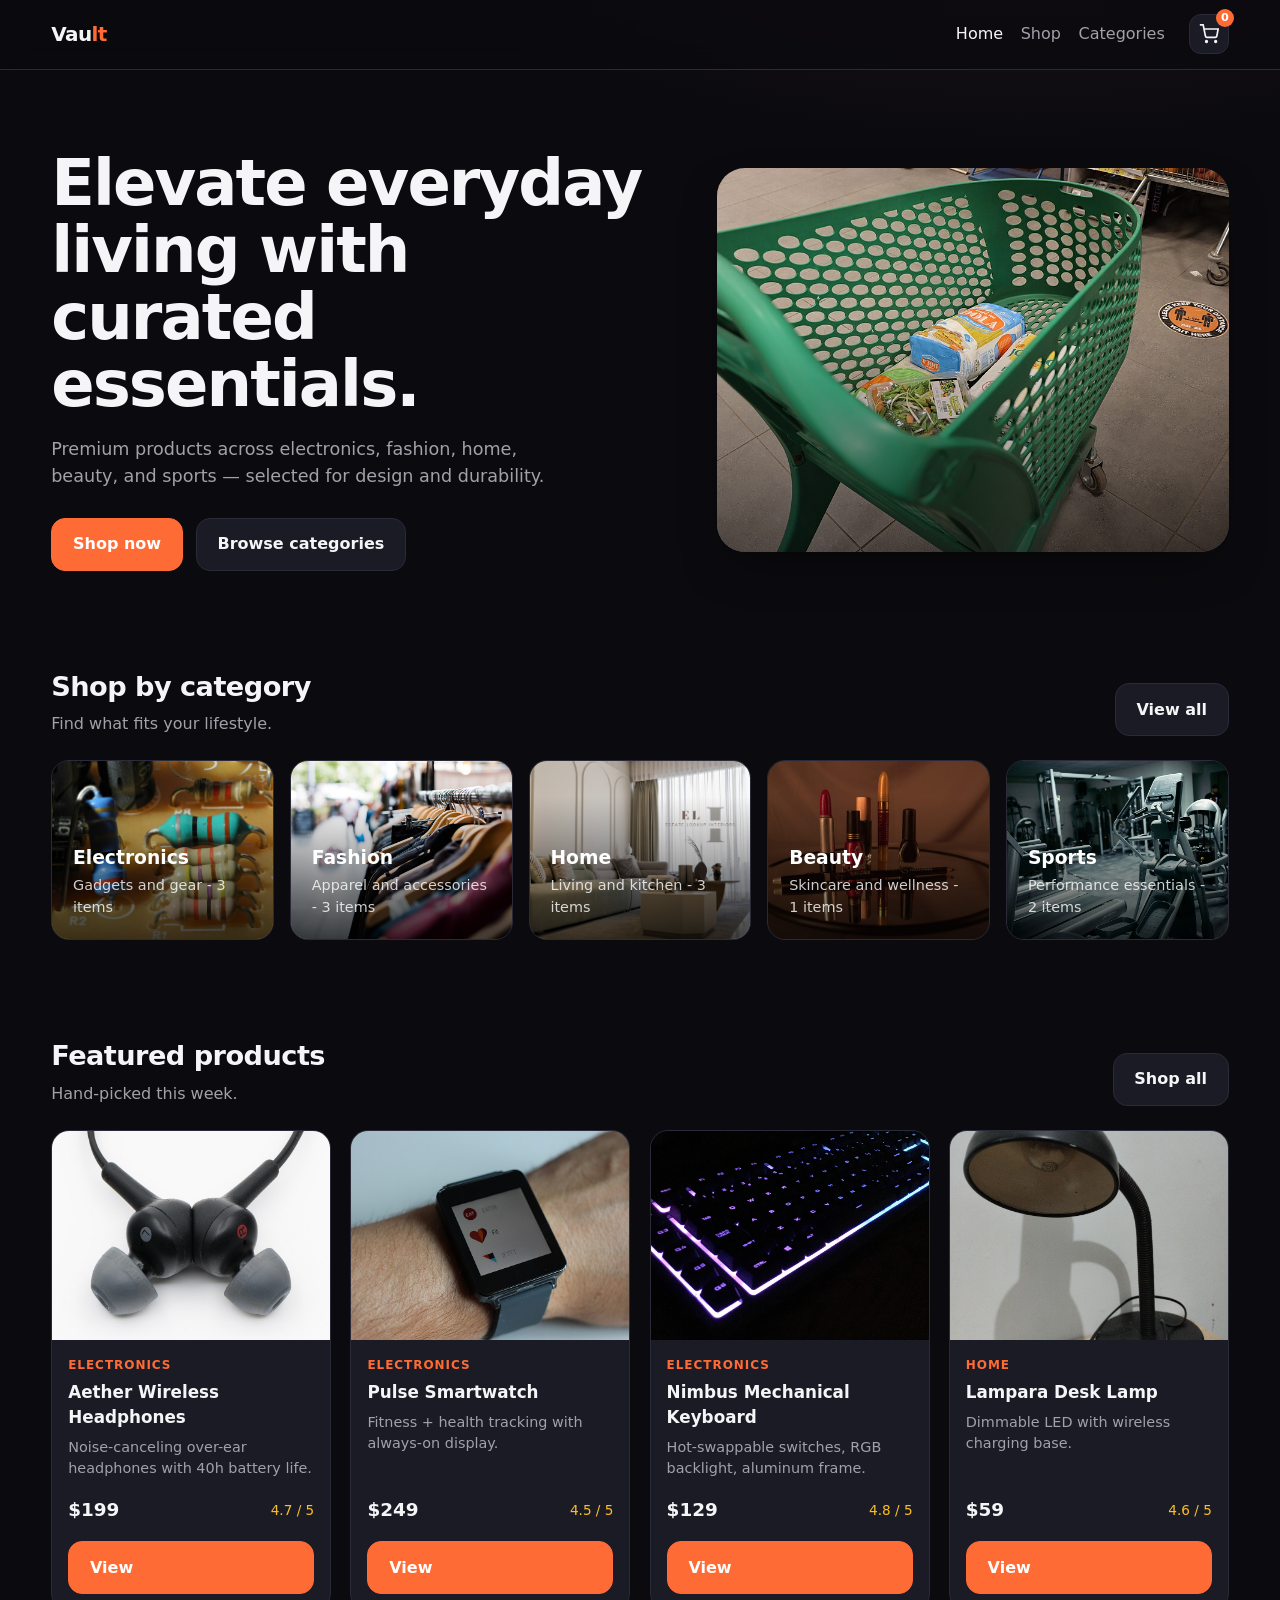
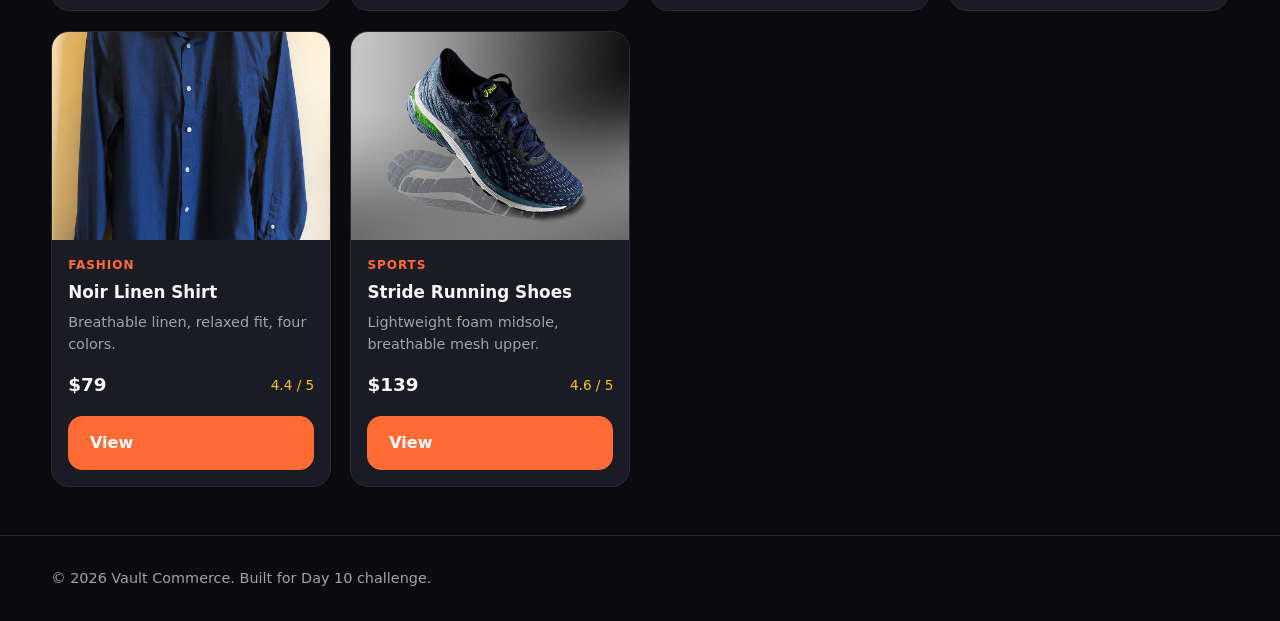
<file: index.html>
<!doctype html>
<html lang="en">
<head>
<meta charset="utf-8" />
<meta name="viewport" content="width=device-width, initial-scale=1" />
<title>Vault — Premium E-Commerce</title>
<meta name="description" content="Shop curated products across electronics, fashion, home, beauty, and sports." />
<link rel="stylesheet" href="styles.css" />
</head>
<body>
<header class="site-header">
  <div class="container header-row">
    <a class="logo" href="index.html">Vau<span>lt</span></a>
    <nav>
      <a href="index.html">Home</a>
      <a href="shop.html">Shop</a>
      <a href="categories.html">Categories</a>
    </nav>
    <div class="header-actions">
      <button class="icon-btn" id="cartBtn" onclick="toggleCart(true)" aria-label="Cart">
        <svg width="20" height="20" viewBox="0 0 24 24" fill="none" stroke="currentColor" stroke-width="2"><circle cx="9" cy="21" r="1"/><circle cx="20" cy="21" r="1"/><path d="M1 1h4l2.68 13.39a2 2 0 002 1.61h9.72a2 2 0 002-1.61L23 6H6"/></svg>
        <span class="cart-count" id="cartCount">0</span>
      </button>
    </div>
  </div>
</header>

<main>
  <section class="container hero">
    <div>
      <h1>Elevate everyday living with curated essentials.</h1>
      <p>Premium products across electronics, fashion, home, beauty, and sports — selected for design and durability.</p>
      <div class="hero-cta">
        <a class="btn btn-primary" href="shop.html">Shop now</a>
        <a class="btn" href="categories.html">Browse categories</a>
      </div>
    </div>
    <div class="hero-visual">
      <img src="img/hero.jpg" alt="Curated products" loading="eager">
    </div>
  </section>

  <section class="container section">
    <div class="section-head">
      <div>
        <h2>Shop by category</h2>
        <p>Find what fits your lifestyle.</p>
      </div>
      <a class="btn" href="categories.html">View all</a>
    </div>
    <div class="cat-grid" id="categoryCards"></div>
  </section>

  <section class="container section">
    <div class="section-head">
      <div>
        <h2>Featured products</h2>
        <p>Hand-picked this week.</p>
      </div>
      <a class="btn" href="shop.html">Shop all</a>
    </div>
    <div class="product-grid" id="featuredGrid"></div>
  </section>
</main>

<footer class="site-footer">
  <div class="container">© 2026 Vault Commerce. Built for Day 10 challenge.</div>
</footer>

<div class="cart-overlay" id="cartOverlay"></div>
<aside class="cart-drawer" id="cartDrawer" aria-label="Cart">
  <div class="cart-head">
    <h3 style="margin:0">Your cart</h3>
    <button class="icon-btn" onclick="toggleCart(false)" aria-label="Close cart">
      <svg width="18" height="18" viewBox="0 0 24 24" fill="none" stroke="currentColor" stroke-width="2"><path d="M18 6L6 18M6 6l12 12"/></svg>
    </button>
  </div>
  <div class="cart-items" id="cartItems"></div>
  <div class="cart-foot">
    <div class="total-row"><span>Total</span><span id="cartTotal">$0.00</span></div>
    <button class="btn btn-primary" style="width:100%" onclick="toast('Checkout coming soon')">Checkout</button>
  </div>
</aside>

<div class="modal" id="productModal"><div class="modal-card"><div class="modal-body"><div class="modal-img"></div><div class="modal-info"></div></div></div></div>
<div class="toast" id="toast"></div>

<script src="app.js"></script>
</body>
</html>
</file>
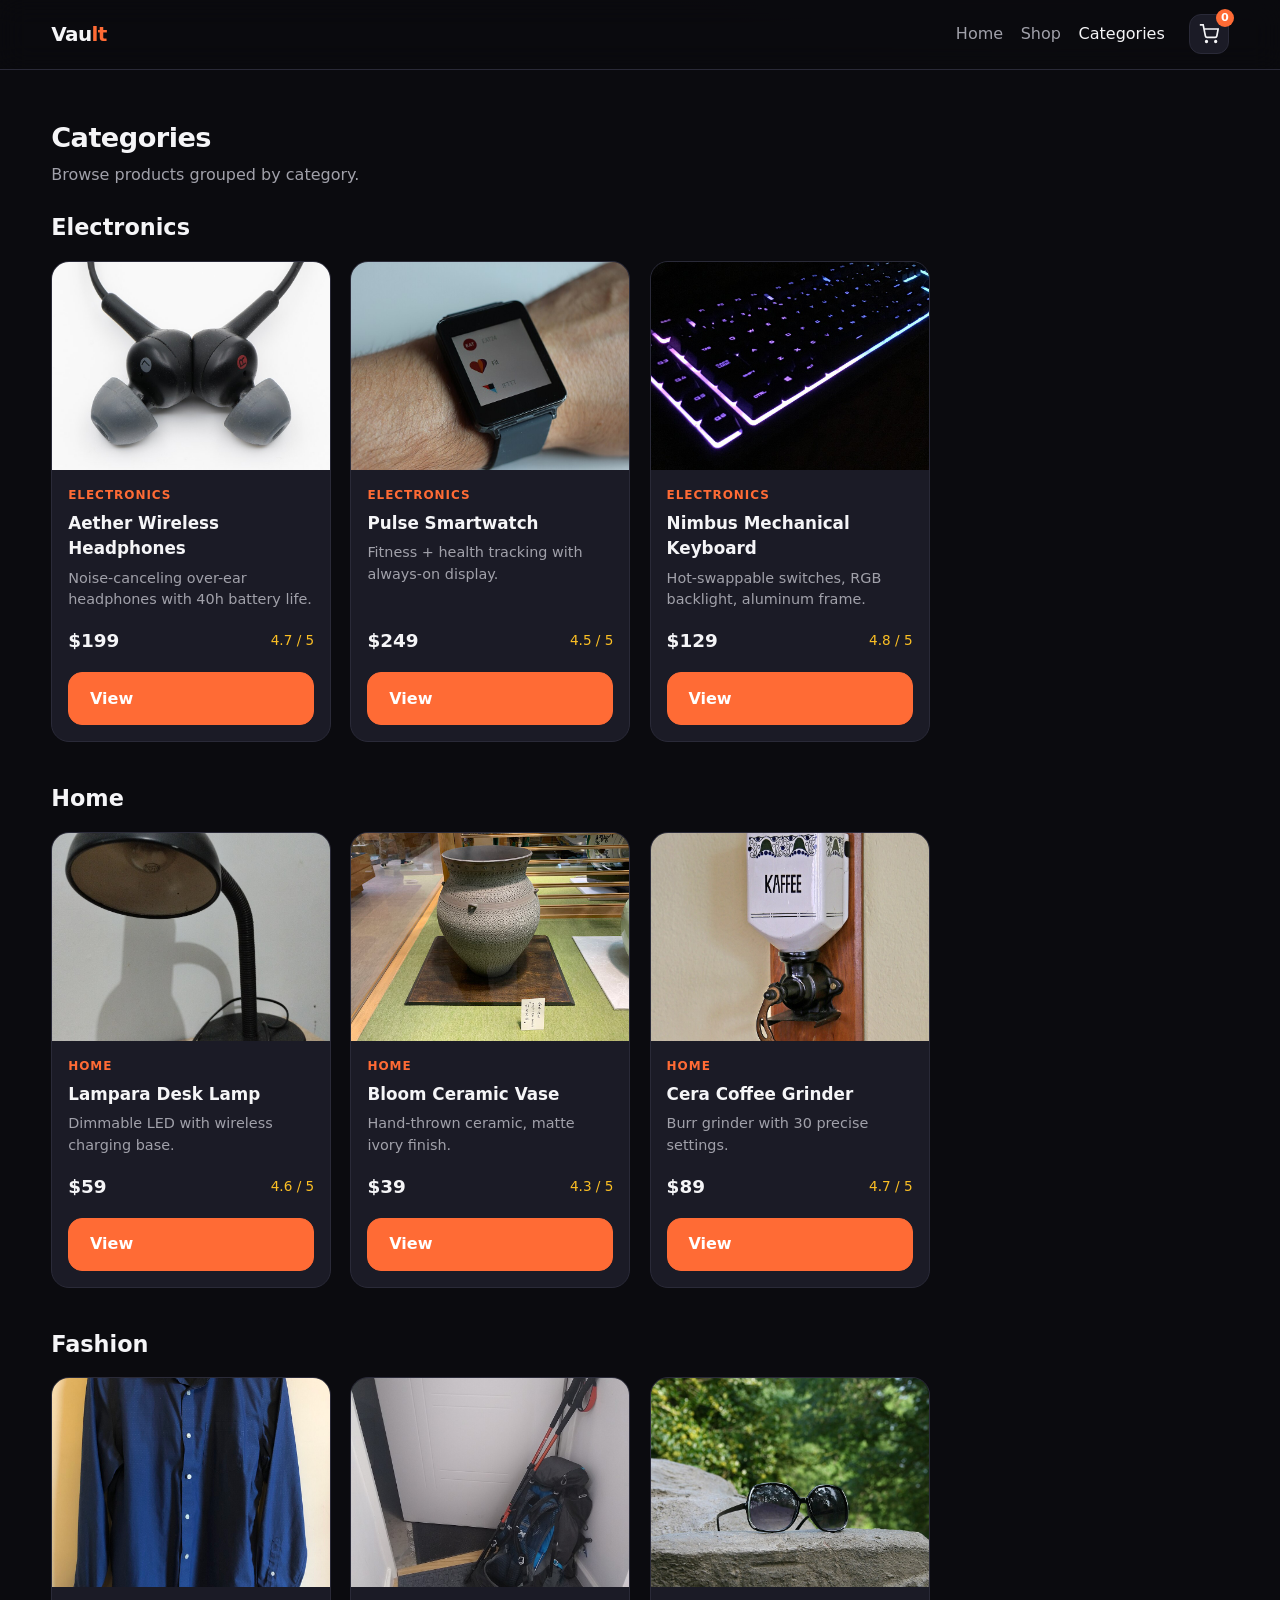
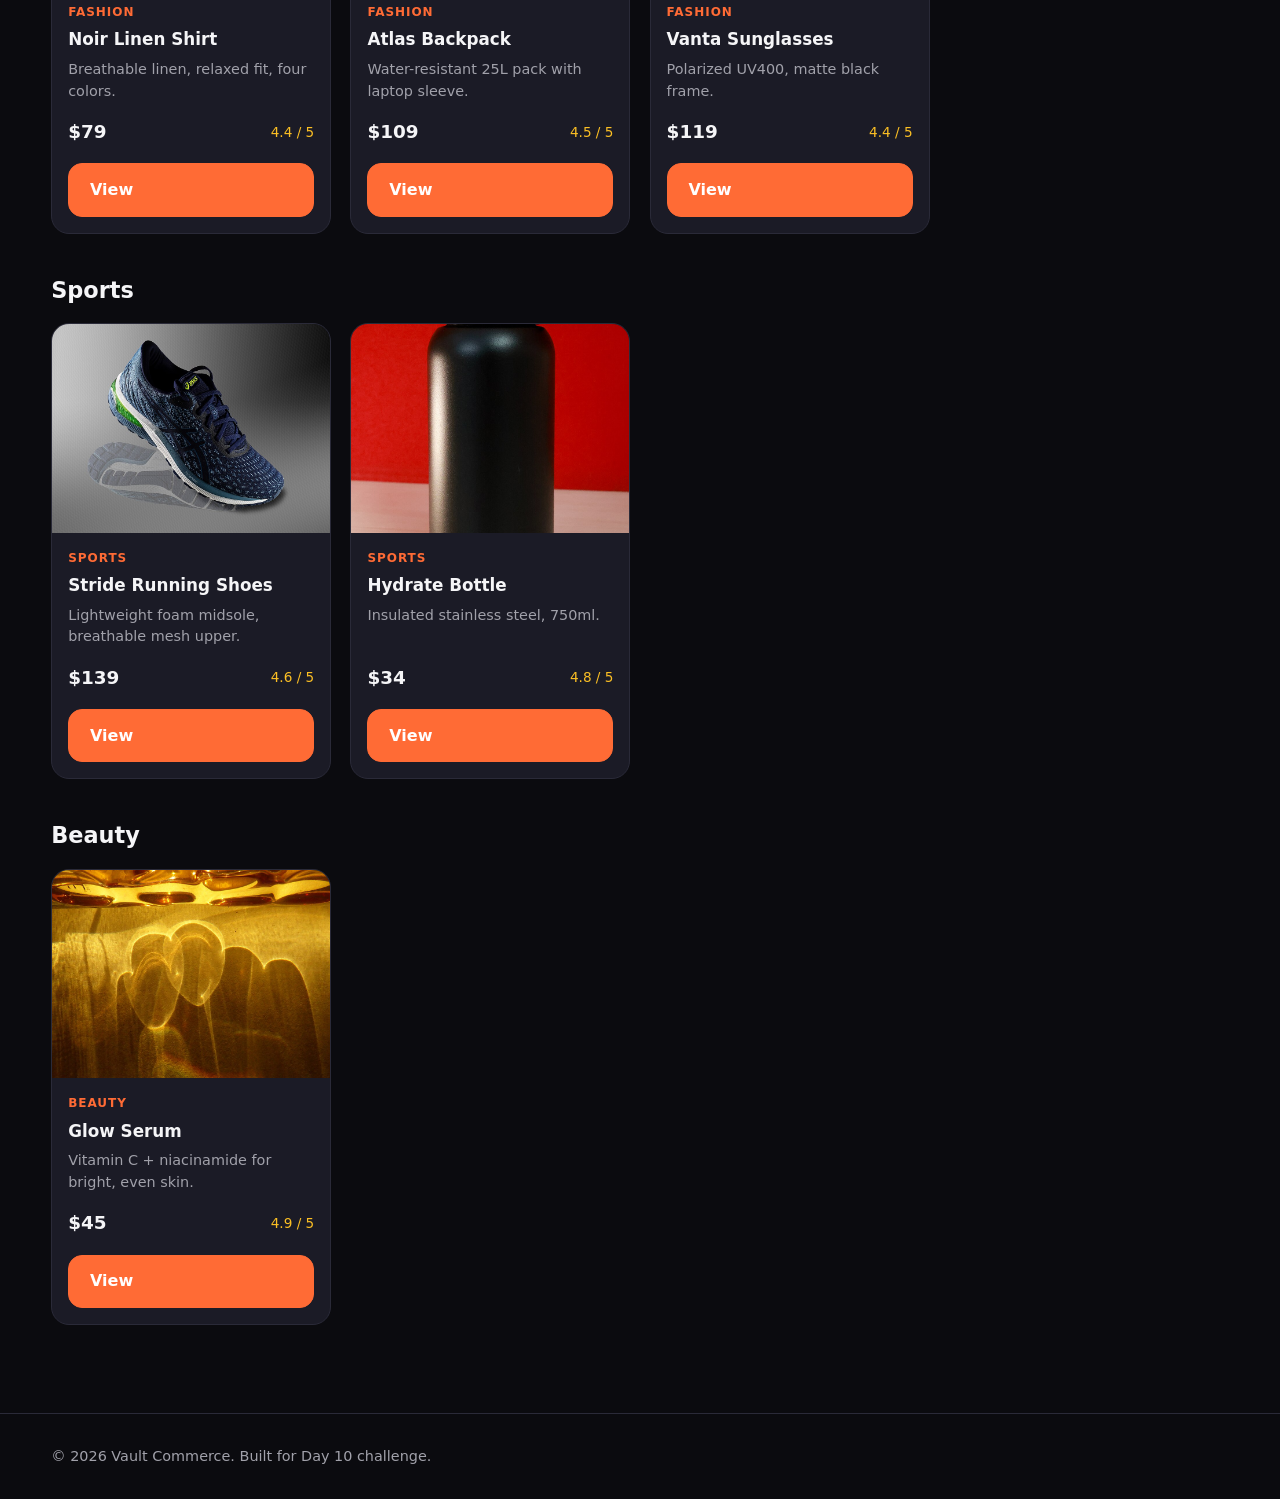
<file: categories.html>
<!doctype html>
<html lang="en">
<head>
<meta charset="utf-8" />
<meta name="viewport" content="width=device-width, initial-scale=1" />
<title>Categories — Vault</title>
<link rel="stylesheet" href="styles.css" />
</head>
<body>
<header class="site-header">
  <div class="container header-row">
    <a class="logo" href="index.html">Vau<span>lt</span></a>
    <nav>
      <a href="index.html">Home</a>
      <a href="shop.html">Shop</a>
      <a href="categories.html">Categories</a>
    </nav>
    <div class="header-actions">
      <button class="icon-btn" id="cartBtn" onclick="toggleCart(true)" aria-label="Cart">
        <svg width="20" height="20" viewBox="0 0 24 24" fill="none" stroke="currentColor" stroke-width="2"><circle cx="9" cy="21" r="1"/><circle cx="20" cy="21" r="1"/><path d="M1 1h4l2.68 13.39a2 2 0 002 1.61h9.72a2 2 0 002-1.61L23 6H6"/></svg>
        <span class="cart-count" id="cartCount">0</span>
      </button>
    </div>
  </div>
</header>

<main class="container section">
  <div class="section-head">
    <div>
      <h2>Categories</h2>
      <p>Browse products grouped by category.</p>
    </div>
  </div>
  <div id="categoriesWrap"></div>
</main>

<footer class="site-footer">
  <div class="container">© 2026 Vault Commerce. Built for Day 10 challenge.</div>
</footer>

<div class="cart-overlay" id="cartOverlay"></div>
<aside class="cart-drawer" id="cartDrawer" aria-label="Cart">
  <div class="cart-head">
    <h3 style="margin:0">Your cart</h3>
    <button class="icon-btn" onclick="toggleCart(false)" aria-label="Close cart">
      <svg width="18" height="18" viewBox="0 0 24 24" fill="none" stroke="currentColor" stroke-width="2"><path d="M18 6L6 18M6 6l12 12"/></svg>
    </button>
  </div>
  <div class="cart-items" id="cartItems"></div>
  <div class="cart-foot">
    <div class="total-row"><span>Total</span><span id="cartTotal">$0.00</span></div>
    <button class="btn btn-primary" style="width:100%" onclick="toast('Checkout coming soon')">Checkout</button>
  </div>
</aside>

<div class="modal" id="productModal"><div class="modal-card"><div class="modal-body"><div class="modal-img"></div><div class="modal-info"></div></div></div></div>
<div class="toast" id="toast"></div>

<script src="app.js"></script>
</body>
</html>
</file>
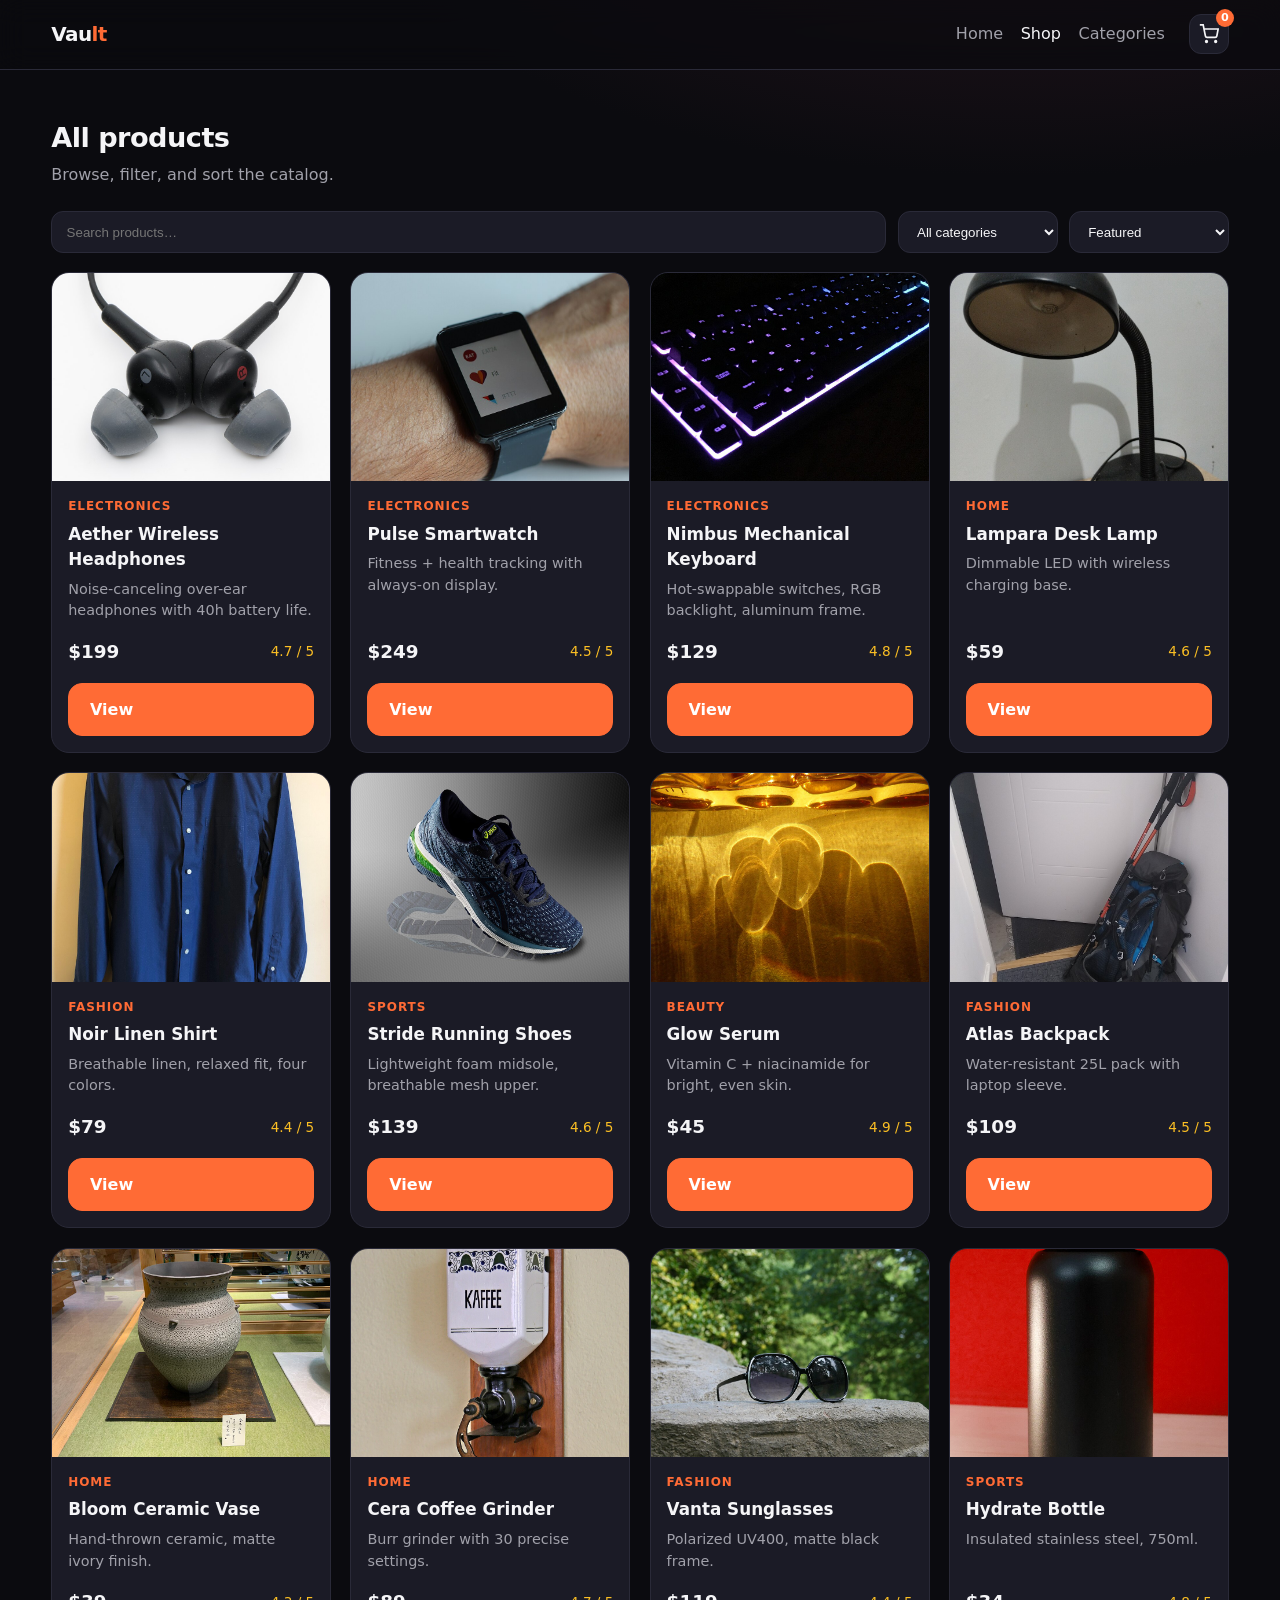
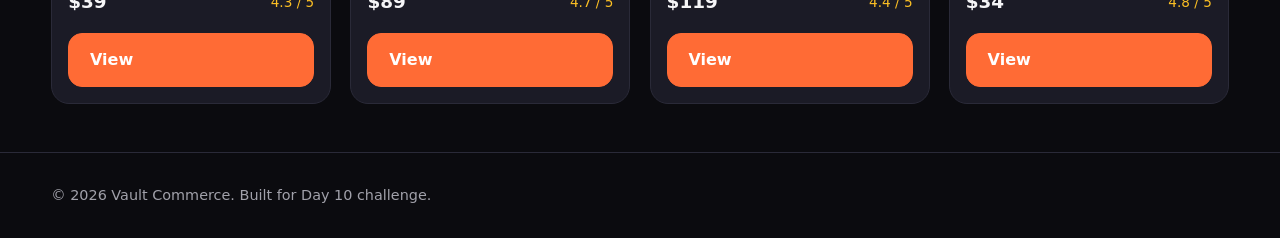
<file: shop.html>
<!doctype html>
<html lang="en">
<head>
<meta charset="utf-8" />
<meta name="viewport" content="width=device-width, initial-scale=1" />
<title>Shop — Vault</title>
<link rel="stylesheet" href="styles.css" />
</head>
<body>
<header class="site-header">
  <div class="container header-row">
    <a class="logo" href="index.html">Vau<span>lt</span></a>
    <nav>
      <a href="index.html">Home</a>
      <a href="shop.html">Shop</a>
      <a href="categories.html">Categories</a>
    </nav>
    <div class="header-actions">
      <button class="icon-btn" id="cartBtn" onclick="toggleCart(true)" aria-label="Cart">
        <svg width="20" height="20" viewBox="0 0 24 24" fill="none" stroke="currentColor" stroke-width="2"><circle cx="9" cy="21" r="1"/><circle cx="20" cy="21" r="1"/><path d="M1 1h4l2.68 13.39a2 2 0 002 1.61h9.72a2 2 0 002-1.61L23 6H6"/></svg>
        <span class="cart-count" id="cartCount">0</span>
      </button>
    </div>
  </div>
</header>

<main class="container section">
  <div class="section-head">
    <div>
      <h2>All products</h2>
      <p>Browse, filter, and sort the catalog.</p>
    </div>
  </div>
  <div class="filters">
    <input id="searchInput" type="search" placeholder="Search products…" />
    <select id="categoryFilter"></select>
    <select id="sortFilter">
      <option value="featured">Featured</option>
      <option value="price-asc">Price: Low to High</option>
      <option value="price-desc">Price: High to Low</option>
      <option value="rating">Top rated</option>
    </select>
  </div>
  <div class="product-grid" id="shopGrid"></div>
</main>

<footer class="site-footer">
  <div class="container">© 2026 Vault Commerce. Built for Day 10 challenge.</div>
</footer>

<div class="cart-overlay" id="cartOverlay"></div>
<aside class="cart-drawer" id="cartDrawer" aria-label="Cart">
  <div class="cart-head">
    <h3 style="margin:0">Your cart</h3>
    <button class="icon-btn" onclick="toggleCart(false)" aria-label="Close cart">
      <svg width="18" height="18" viewBox="0 0 24 24" fill="none" stroke="currentColor" stroke-width="2"><path d="M18 6L6 18M6 6l12 12"/></svg>
    </button>
  </div>
  <div class="cart-items" id="cartItems"></div>
  <div class="cart-foot">
    <div class="total-row"><span>Total</span><span id="cartTotal">$0.00</span></div>
    <button class="btn btn-primary" style="width:100%" onclick="toast('Checkout coming soon')">Checkout</button>
  </div>
</aside>

<div class="modal" id="productModal"><div class="modal-card"><div class="modal-body"><div class="modal-img"></div><div class="modal-info"></div></div></div></div>
<div class="toast" id="toast"></div>

<script src="app.js"></script>
</body>
</html>
</file>
<file: styles.css>
:root {
  --bg: #0b0b0f;
  --bg-2: #14141c;
  --panel: #1b1b26;
  --panel-2: #232332;
  --text: #f5f5f7;
  --muted: #a1a1aa;
  --accent: #ff6b35;
  --accent-2: #ff9a6c;
  --border: #2a2a38;
  --success: #22c55e;
  --shadow: 0 20px 50px -20px rgba(0,0,0,.6);
  --radius: 18px;
}
* { box-sizing: border-box; }
html, body { margin: 0; min-height: 100%; }
body {
  font-family: "Inter", system-ui, -apple-system, Segoe UI, Roboto, sans-serif;
  background: radial-gradient(1200px 600px at 80% -10%, #2a1620 0%, transparent 60%), var(--bg);
  color: var(--text);
  line-height: 1.5;
  -webkit-font-smoothing: antialiased;
}
a { color: inherit; text-decoration: none; }
button { font: inherit; }
img { max-width: 100%; display: block; }

.container { width: min(1180px, 92%); margin-inline: auto; }

/* Header */
.site-header {
  position: sticky; top: 0; z-index: 40;
  backdrop-filter: blur(14px);
  background: rgba(11,11,15,.72);
  border-bottom: 1px solid var(--border);
}
.header-row { display: flex; align-items: center; gap: 1.5rem; padding: .9rem 0; }
.logo { font-weight: 800; letter-spacing: -.03em; font-size: 1.25rem; }
.logo span { color: var(--accent); }
nav { display: flex; gap: 1.1rem; margin-left: auto; }
nav a { color: var(--muted); font-weight: 500; transition: color .2s; }
nav a:hover, nav a.active { color: var(--text); }
.header-actions { display: flex; align-items: center; gap: .6rem; }
.icon-btn {
  width: 40px; height: 40px; border-radius: 12px; border: 1px solid var(--border);
  background: var(--panel); color: var(--text); cursor: pointer;
  display: grid; place-items: center; position: relative; transition: transform .15s;
}
.icon-btn:hover { transform: translateY(-1px); }
.cart-count {
  position: absolute; top: -6px; right: -6px; background: var(--accent); color: #fff;
  font-size: .7rem; font-weight: 700; border-radius: 999px; min-width: 18px; height: 18px;
  display: grid; place-items: center; padding: 0 4px;
}

/* Hero */
.hero {
  padding: 5rem 0 3rem;
  display: grid; grid-template-columns: 1.1fr .9fr; gap: 2.5rem; align-items: center;
}
.hero h1 { font-size: clamp(2.4rem, 5vw, 4rem); line-height: 1.05; letter-spacing: -.03em; margin: 0 0 1rem; }
.hero p { color: var(--muted); font-size: 1.1rem; max-width: 46ch; }
.hero-cta { display: flex; gap: .8rem; margin-top: 1.8rem; flex-wrap: wrap; }
.btn {
  display: inline-flex; align-items: center; gap: .5rem; padding: .85rem 1.3rem;
  border-radius: 14px; border: 1px solid var(--border); background: var(--panel);
  color: var(--text); cursor: pointer; font-weight: 600; transition: transform .15s, background .2s;
}
.btn:hover { transform: translateY(-1px); }
.btn-primary { background: var(--accent); border-color: var(--accent); color: #fff; }
.btn-primary:hover { background: var(--accent-2); }
.hero-visual {
  border-radius: 28px; aspect-ratio: 4/3; position: relative; overflow: hidden;
  box-shadow: var(--shadow); background: var(--panel);
}
.hero-visual img { width: 100%; height: 100%; object-fit: cover; display: block; }
.hero-visual::after {
  content: ""; position: absolute; inset: 0;
  background: linear-gradient(180deg, transparent 40%, rgba(0,0,0,.55));
}

/* Section */
.section { padding: 3rem 0; }
.section-head { display: flex; justify-content: space-between; align-items: end; gap: 1rem; margin-bottom: 1.5rem; }
.section-head h2 { font-size: 1.7rem; margin: 0; letter-spacing: -.02em; }
.section-head p { color: var(--muted); margin: .3rem 0 0; }

/* Category cards */
.cat-grid { display: grid; grid-template-columns: repeat(auto-fit, minmax(210px, 1fr)); gap: 1rem; }
.cat-card {
  position: relative; overflow: hidden; padding: 0; border-radius: var(--radius);
  border: 1px solid var(--border); cursor: pointer; min-height: 180px;
  transition: transform .2s, border-color .2s;
}
.cat-card img { width: 100%; height: 100%; object-fit: cover; display: block; position: absolute; inset: 0; }
.cat-card .cat-overlay {
  position: relative; z-index: 1; padding: 1.3rem; height: 100%;
  display: flex; flex-direction: column; justify-content: flex-end;
  background: linear-gradient(180deg, transparent 20%, rgba(0,0,0,.72));
  color: #fff;
}
.cat-card h3 { margin: .6rem 0 .2rem; color: #fff; }
.cat-card p { color: rgba(255,255,255,.8); font-size: .9rem; margin: 0; }
.cat-card:hover { transform: translateY(-3px); border-color: var(--accent); }

/* Product cards */
.product-grid { display: grid; grid-template-columns: repeat(auto-fill, minmax(240px, 1fr)); gap: 1.2rem; }
.product-card {
  background: var(--panel); border: 1px solid var(--border); border-radius: var(--radius);
  overflow: hidden; display: flex; flex-direction: column; transition: transform .2s, border-color .2s;
}
.product-card:hover { transform: translateY(-4px); border-color: #3f3f55; }
.product-img { aspect-ratio: 4/3; position: relative; overflow: hidden; background: var(--panel-2); }
.product-img img { width: 100%; height: 100%; object-fit: cover; display: block; transition: transform .4s; }
.product-card:hover .product-img img { transform: scale(1.05); }
.product-body { padding: 1rem; display: flex; flex-direction: column; gap: .4rem; flex: 1; }
.product-cat { color: var(--accent); font-size: .75rem; font-weight: 700; text-transform: uppercase; letter-spacing: .08em; }
.product-name { font-weight: 600; font-size: 1.05rem; }
.product-meta { display: flex; justify-content: space-between; align-items: center; margin-top: auto; padding-top: .6rem; }
.price { font-weight: 800; font-size: 1.15rem; }
.rating { color: #fbbf24; font-size: .85rem; }
.add-btn { margin-top: .7rem; }

/* Filters */
.filters { display: flex; flex-wrap: wrap; gap: .7rem; margin-bottom: 1.2rem; }
.filters input, .filters select {
  background: var(--panel); border: 1px solid var(--border); color: var(--text);
  padding: .7rem .9rem; border-radius: 12px; min-width: 160px;
}
.filters input { flex: 1; min-width: 240px; }

/* Cart drawer */
.cart-overlay {
  position: fixed; inset: 0; background: rgba(0,0,0,.55); opacity: 0; pointer-events: none;
  transition: opacity .2s; z-index: 50;
}
.cart-overlay.open { opacity: 1; pointer-events: auto; }
.cart-drawer {
  position: fixed; top: 0; right: 0; height: 100%; width: min(420px, 92vw);
  background: var(--bg-2); border-left: 1px solid var(--border); z-index: 60;
  transform: translateX(100%); transition: transform .25s; display: flex; flex-direction: column;
}
.cart-drawer.open { transform: translateX(0); }
.cart-head { padding: 1.2rem; border-bottom: 1px solid var(--border); display: flex; justify-content: space-between; align-items: center; }
.cart-items { flex: 1; overflow: auto; padding: 1rem; display: flex; flex-direction: column; gap: .7rem; }
.cart-item { background: var(--panel); border: 1px solid var(--border); border-radius: 14px; padding: .8rem; display: grid; grid-template-columns: 48px 1fr auto; gap: .7rem; align-items: center; }
.cart-item-img { width: 48px; height: 48px; border-radius: 10px; overflow: hidden; }
.cart-item-img img { width: 100%; height: 100%; object-fit: cover; display: block; }
.cart-foot { padding: 1.2rem; border-top: 1px solid var(--border); }
.total-row { display: flex; justify-content: space-between; font-weight: 700; font-size: 1.1rem; margin-bottom: 1rem; }

/* Toast */
.toast {
  position: fixed; bottom: 1.5rem; left: 50%; transform: translateX(-50%) translateY(20px);
  background: var(--panel-2); border: 1px solid var(--border); color: var(--text);
  padding: .7rem 1.1rem; border-radius: 999px; opacity: 0; pointer-events: none; transition: all .25s; z-index: 70;
}
.toast.show { opacity: 1; transform: translateX(-50%) translateY(0); }

/* Product modal */
.modal {
  position: fixed; inset: 0; background: rgba(0,0,0,.6); backdrop-filter: blur(4px);
  display: none; place-items: center; z-index: 80; padding: 1rem;
}
.modal.open { display: grid; }
.modal-card { background: var(--bg-2); border: 1px solid var(--border); border-radius: 22px; max-width: 720px; width: 100%; overflow: hidden; }
.modal-body { display: grid; grid-template-columns: 1fr 1fr; }
.modal-img { aspect-ratio: 1; overflow: hidden; background: var(--panel-2); }
.modal-img img { width: 100%; height: 100%; object-fit: cover; display: block; }
.modal-info { padding: 1.5rem; display: flex; flex-direction: column; gap: .6rem; }
.modal-info h3 { margin: 0; font-size: 1.5rem; }

/* Footer */
.site-footer { border-top: 1px solid var(--border); padding: 2rem 0; color: var(--muted); font-size: .9rem; }

.category-section { margin-bottom: 2.5rem; }
.category-section h3 { margin: 0 0 1rem; font-size: 1.4rem; }
.category-section .product-grid { margin-top: .5rem; }

@media (max-width: 860px) {
  .hero { grid-template-columns: 1fr; }
  .modal-body { grid-template-columns: 1fr; }
  nav { display: none; }
}
</file>
